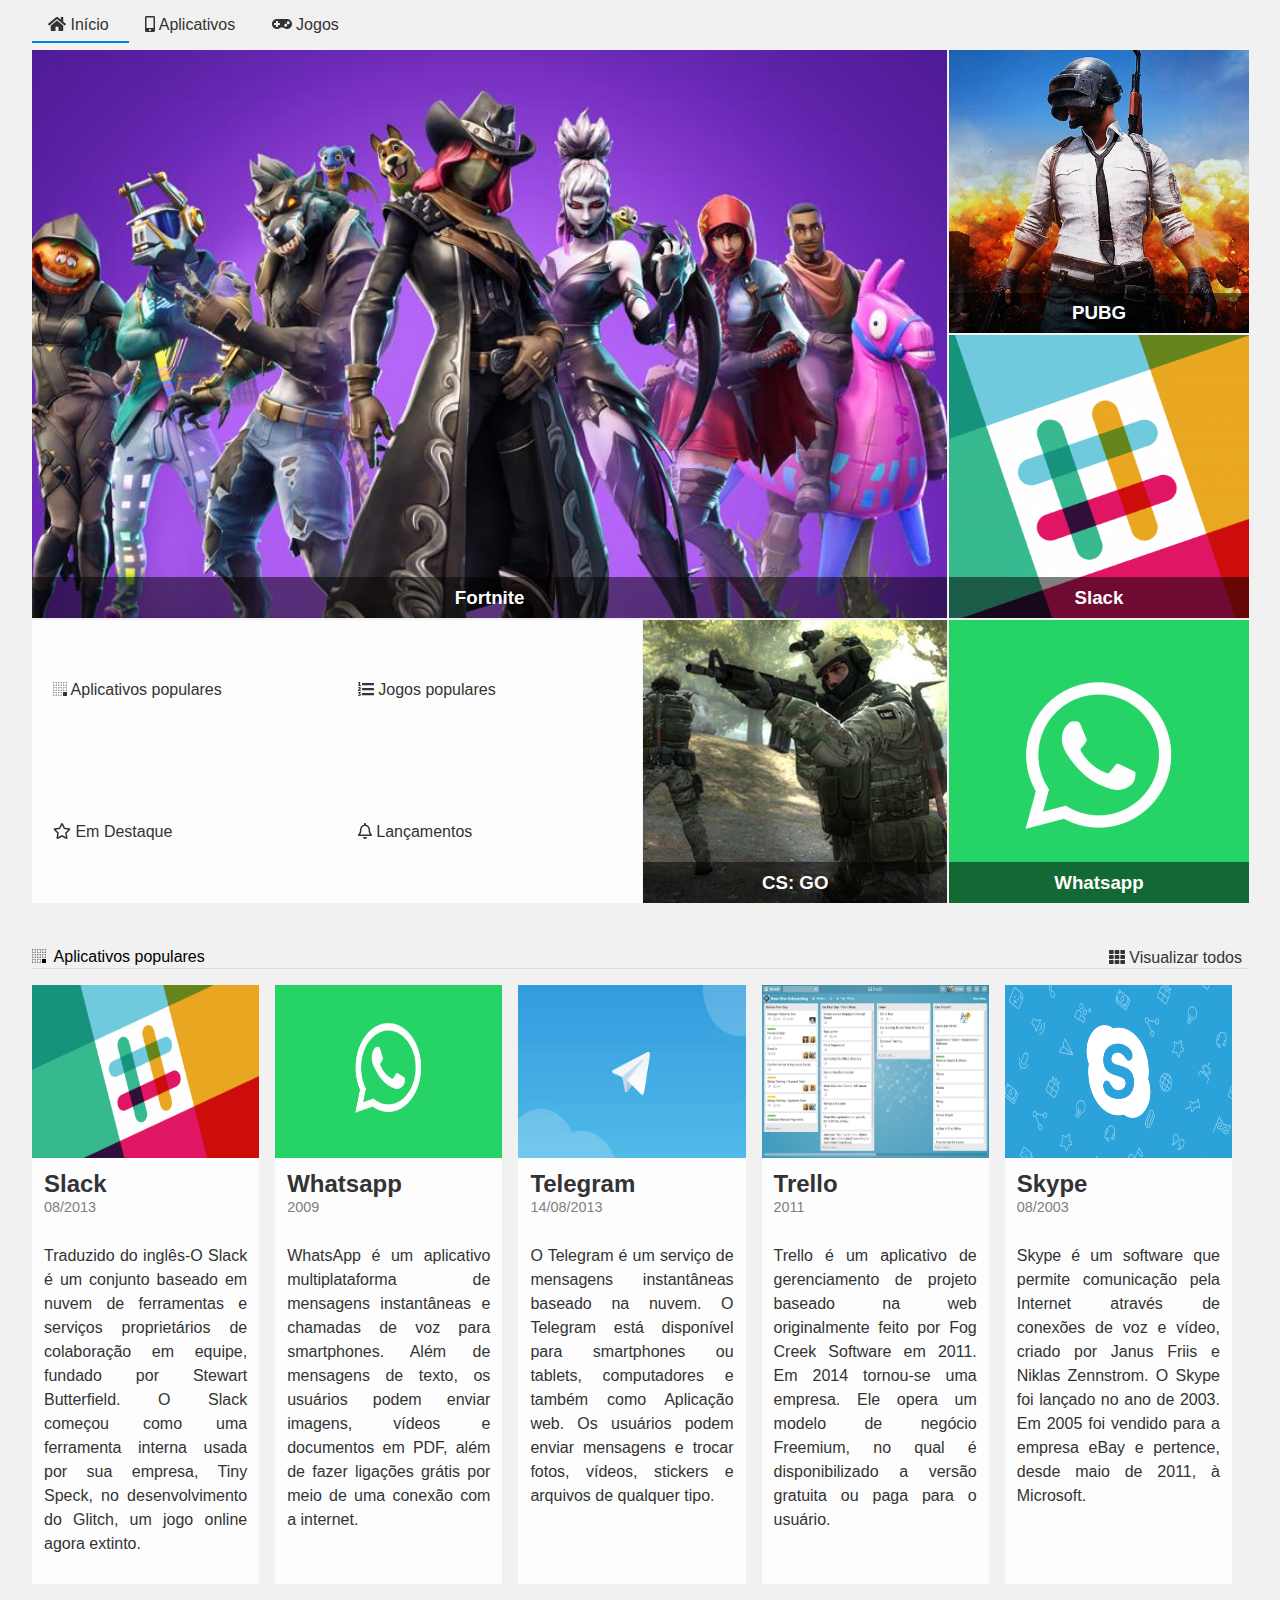
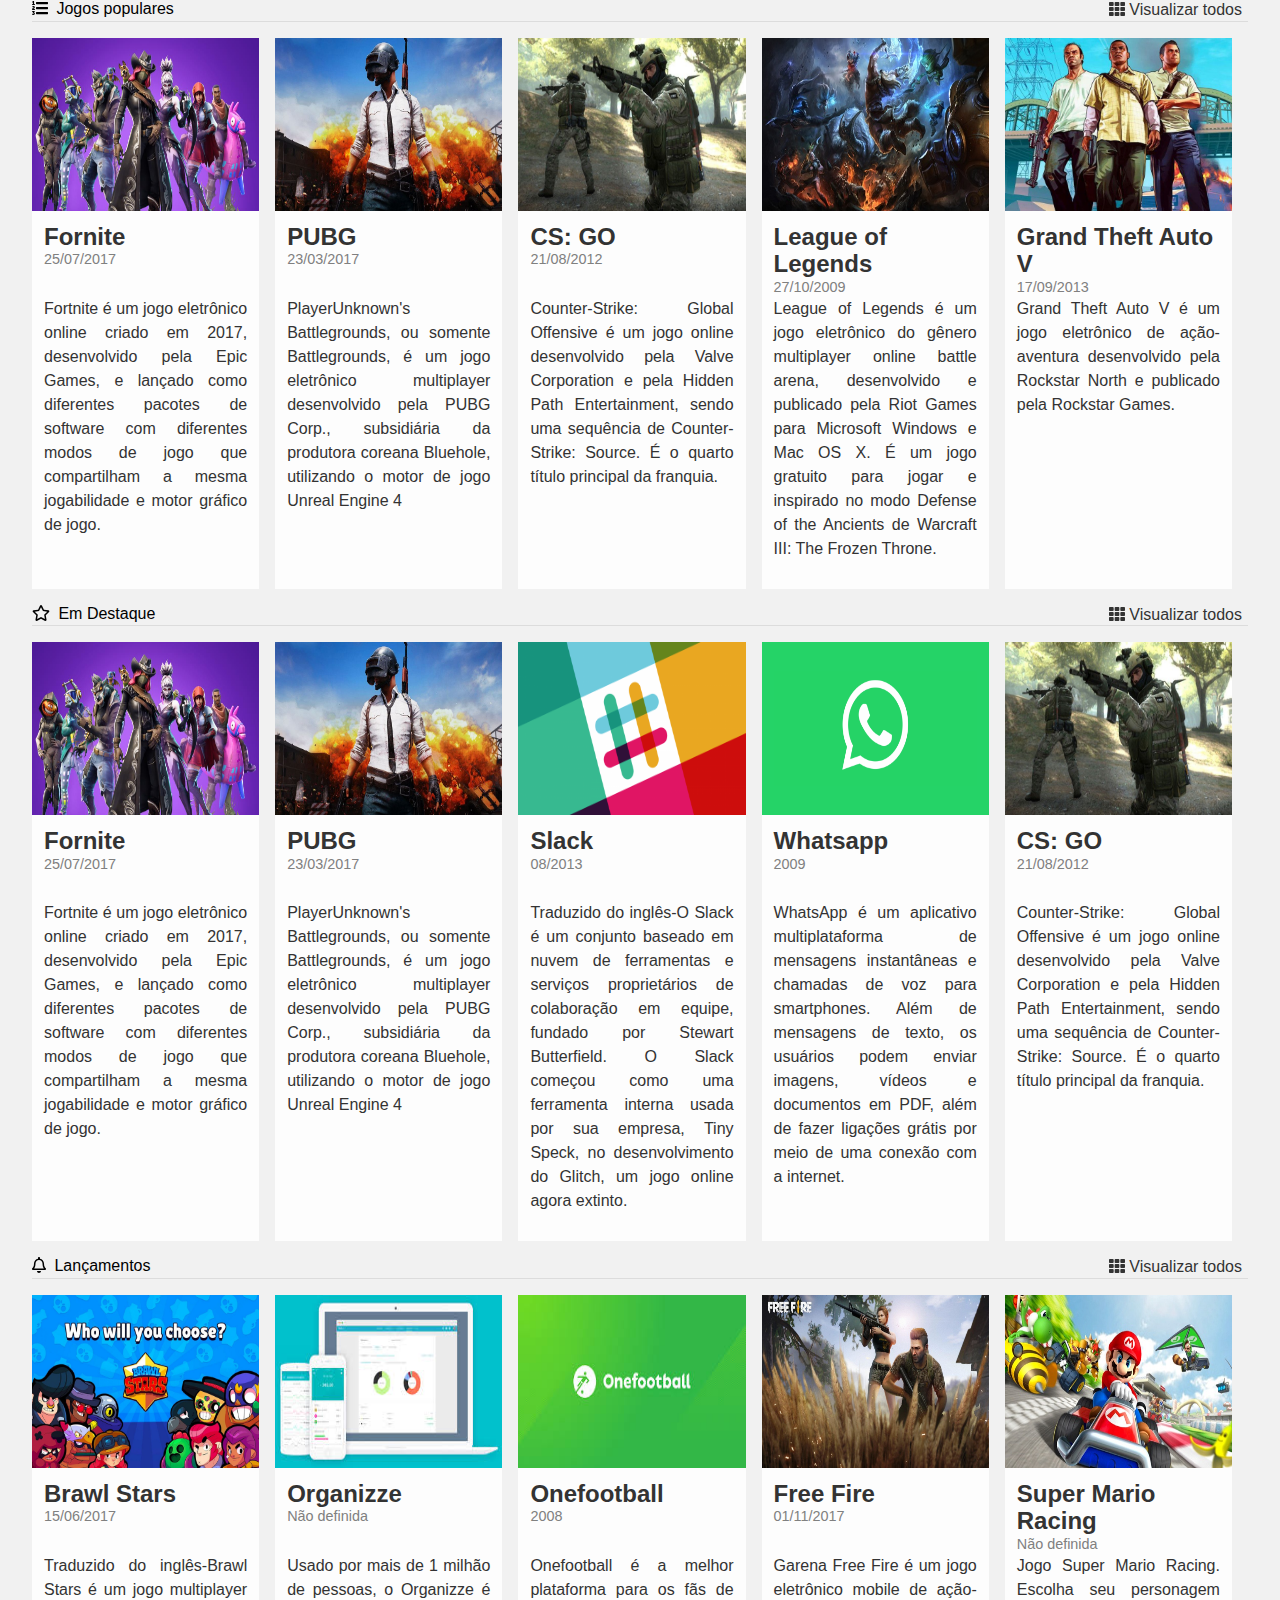
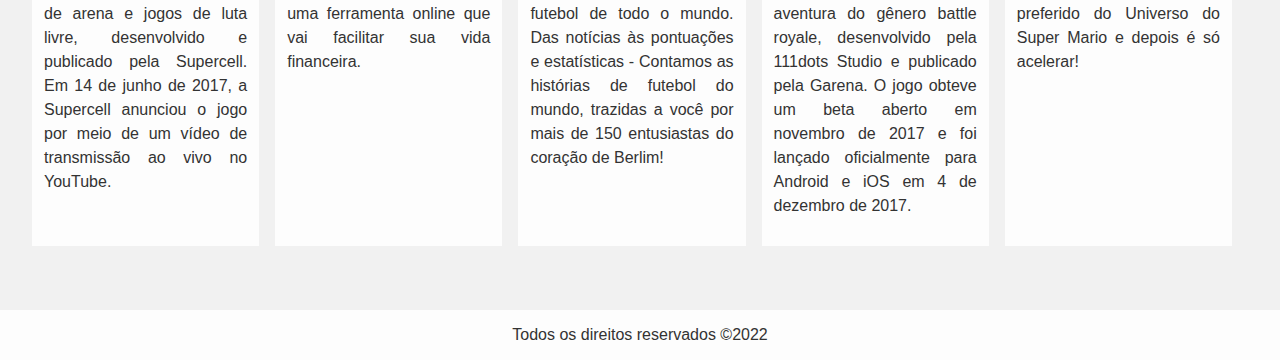
<file: alura-store/index.html>
<!DOCTYPE html>
<html lang="pt-br">

<head>
    <meta charset="UTF-8">
    <meta name="viewport" content="width=device-width, initial-scale=1.0">
    <meta http-equiv="X-UA-Compatible" content="ie=edge">
    <title>Alura Store | Baixe nossos aplicativos e jogos</title>
    <link href="./assets/css/normalize.css" rel="stylesheet">
    <link href="./assets/css/reset.css" rel="stylesheet">
    <link href="./assets/css/style.css" rel="stylesheet">
    <link rel="stylesheet" href="./assets/css/destaques.css">
    <link rel="stylesheet" href="./assets/css/populares.css">
    <link rel="stylesheet" href="./assets/css/menu.css">
    <link rel="stylesheet" href="./assets/css/responsivo.css">
</head>

<body class="app">
    <header class="cabecalho">
        <nav class="menu">
            <ul class="menu__lista">
                <li class="menu__item">
                    <a class="menu__link ativo" href="#">
                        <i class="fas fa-home"></i>
                        Início
                    </a>
                    <a class="menu__link" href="#">
                        <i class="fas fa-mobile-alt"></i>
                        Aplicativos</a>
                    <a class="menu__link" href="#">
                        <i class="fas fa-gamepad"></i>
                        Jogos
                    </a>
                </li>
            </ul>
        </nav>
    </header>
    <main class="conteudo">
        <section class="destaques">
            <div class="destaques__principal caixa">
                <h3 class="destaques__titulo">Fortnite</h3>
            </div>
            <div class="destaques__secundario caixa">
                <h3 class="destaques__titulo">PUBG</h3>
            </div>
            <div class="destaques__secundario caixa">
                <h3 class="destaques__titulo">Slack</h3>
            </div>
            <div class="destaques__secundario caixa">
                <h3 class="destaques__titulo">Whatsapp</h3>
            </div>
            <div class="destaques__secundario caixa">
                <h3 class="destaques__titulo">CS: GO</h3>
            </div>
            <div class="destaques__categorias">
                <ul class="destaques__categorias___lista">
                    <li class="destaques__categorias___item">
                        <a class="destaques__categorias___link" href="#">
                            <i class="destaques__categorias___icone fab fa-buromobelexperte"></i>
                            Aplicativos populares
                        </a>
                    </li>
                    <li class="destaques__categorias___item">
                        <a class="destaques__categorias___link" href="#">
                            <i class="fas fa-list-ol"></i>
                            Jogos populares
                        </a>
                    </li>
                    <li class="destaques__categorias___item">
                        <a class="destaques__categorias___link" href="#">
                            <i class="far fa-star"></i>
                            Em Destaque
                        </a>
                    </li>
                    <li class="destaques__categorias___item">
                        <a class="destaques__categorias___link" href="#">
                            <i class="far fa-bell"></i>
                            Lançamentos
                        </a>
                    </li>
                </ul>
            </div>
        </section>
        <section class="populares">
            <div class="populares__itens">
                <div class="populares__info">
                    <div class="populares__cabecalho">
                        <h4 class="populares__titulo">
                            <i class="populares__icone fab fa-buromobelexperte"></i>
                            Aplicativos populares
                        </h4>
                        <button class="populares__botao">
                            <i class="fas fa-th"></i>
                            Visualizar todos
                        </button>
                    </div>
                </div>
                <div class="populares__conteudo">
                    <div class="populares__card">
                        <img class="populares__card___imagem" src="./assets/img/slack.png">
                        <div class="populares__card___corpo">
                            <div class="populares__card___cabecalho">
                                <h5 class="populares__card___titulo">Slack</h5>
                                <time class="populares__card___data" datetime="2013-08-01">08/2013</time>
                            </div>
                            <div class="populares__card___descricao">
                                Traduzido do inglês-O Slack é um conjunto baseado em nuvem de ferramentas e serviços proprietários de colaboração em equipe, fundado por Stewart Butterfield. O Slack começou como uma ferramenta interna usada por sua empresa, Tiny Speck, no desenvolvimento do Glitch, um jogo online agora extinto.
                            </div>
                        </div>
                    </div>
                    <div class="populares__card">
                        <img class="populares__card___imagem" src="./assets/img/whatsapp.png">
                        <div class="populares__card___corpo">
                            <div class="populares__card___cabecalho">
                                <h5 class="populares__card___titulo">Whatsapp</h5>
                                <time class="populares__card___data" datetime="20090-01-01">2009</time>
                            </div>
                            <div class="populares__card___descricao">
                                WhatsApp é um aplicativo multiplataforma de mensagens instantâneas e chamadas de voz para smartphones. Além de mensagens de texto, os usuários podem enviar imagens, vídeos e documentos em PDF, além de fazer ligações grátis por meio de uma conexão com a internet.
                            </div>
                        </div>
                    </div>
                    <div class="populares__card">
                        <img class="populares__card___imagem" src="./assets/img/telegram.jpeg">
                        <div class="populares__card___corpo">
                            <div class="populares__card___cabecalho">
                                <h5 class="populares__card___titulo">Telegram</h5>
                                <time class="populares__card___data" datetime="2013-08-14">14/08/2013</time>
                            </div>
                            <div class="populares__card___descricao">
                                O Telegram é um serviço de mensagens instantâneas baseado na nuvem. O Telegram está disponível para smartphones ou tablets, computadores e também como Aplicação web. Os usuários podem enviar mensagens e trocar fotos, vídeos, stickers e arquivos de qualquer tipo.
                            </div>
                        </div>
                    </div>
                    <div class="populares__card">
                        <img class="populares__card___imagem" src="./assets/img/trello.jpg">
                        <div class="populares__card___corpo">
                            <div class="populares__card___cabecalho">
                                <h5 class="populares__card___titulo">Trello</h5>
                                <time class="populares__card___data" datetime="2011-01-01">2011</time>
                            </div>
                            <div class="populares__card___descricao">
                                Trello é um aplicativo de gerenciamento de projeto baseado na web originalmente feito por Fog Creek Software em 2011. Em 2014 tornou-se uma empresa. Ele opera um modelo de negócio Freemium, no qual é disponibilizado a versão gratuita ou paga para o usuário.
                            </div>
                        </div>
                    </div>
                    <div class="populares__card">
                        <img class="populares__card___imagem" src="./assets/img/skype.png">
                        <div class="populares__card___corpo">
                            <div class="populares__card___cabecalho">
                                <h5 class="populares__card___titulo">Skype</h5>
                                <time class="populares__card___data" datetime="2003-08-01">08/2003</time>
                            </div>
                            <div class="populares__card___descricao">
                                Skype é um software que permite comunicação pela Internet através de conexões de voz e vídeo, criado por Janus Friis e Niklas Zennstrom. O Skype foi lançado no ano de 2003. Em 2005 foi vendido para a empresa eBay e pertence, desde maio de 2011, à Microsoft.
                            </div>
                        </div>
                    </div>
                </div>
            </div>
            <div class="populares__itens">
                <div class="populares__info">
                    <div class="populares__cabecalho">
                        <h4 class="populares__titulo">
                            <i class="populares__icone fas fa-list-ol"></i>
                            Jogos populares
                        </h4>
                        <button class="populares__botao">
                            <i class="fas fa-th"></i>
                            Visualizar todos
                        </button>
                    </div>
                </div>
                <div class="populares__conteudo">
                    <div class="populares__card">
                        <img class="populares__card___imagem" src="./assets/img/fortnite.jpg">
                        <div class="populares__card___corpo">
                            <div class="populares__card___cabecalho">
                                <h5 class="populares__card___titulo">Fornite</h5>
                                <time class="populares__card___data" datetime="2017-07-25">25/07/2017</time>
                            </div>
                            <div class="populares__card___descricao">
                                Fortnite é um jogo eletrônico online criado em 2017, desenvolvido pela Epic Games, e lançado como diferentes pacotes de software com diferentes modos de jogo que compartilham a mesma jogabilidade e motor gráfico de jogo.
                            </div>
                        </div>
                    </div>
                    <div class="populares__card">
                        <img class="populares__card___imagem" src="./assets/img/pubg.jpg">
                        <div class="populares__card___corpo">
                            <div class="populares__card___cabecalho">
                                <h5 class="populares__card___titulo">PUBG</h5>
                                <time class="populares__card___data" datetime="2017-03-23">23/03/2017</time>
                            </div>
                            <div class="populares__card___descricao">
                                PlayerUnknown's Battlegrounds, ou somente Battlegrounds, é um jogo eletrônico multiplayer desenvolvido pela PUBG Corp., subsidiária da produtora coreana Bluehole, utilizando o motor de jogo Unreal Engine 4
                            </div>
                        </div>
                    </div>
                    <div class="populares__card">
                        <img class="populares__card___imagem" src="./assets/img/cs-go.jpg">
                        <div class="populares__card___corpo">
                            <div class="populares__card___cabecalho">
                                <h5 class="populares__card___titulo">CS: GO</h5>
                                <time class="populares__card___data" datetime="2012-08-21">21/08/2012</time>
                            </div>
                            <div class="populares__card___descricao">
                                Counter-Strike: Global Offensive é um jogo online desenvolvido pela Valve Corporation e pela Hidden Path Entertainment, sendo uma sequência de Counter-Strike: Source. É o quarto título principal da franquia.
                            </div>
                        </div>
                    </div>
                    <div class="populares__card">
                        <img class="populares__card___imagem" src="./assets/img/lol.jpg">
                        <div class="populares__card___corpo">
                            <div class="populares__card___cabecalho">
                                <h5 class="populares__card___titulo">League of Legends</h5>
                                <time class="populares__card___data" datetime="2009-10-27">27/10/2009</time>
                            </div>
                            <div class="populares__card___descricao">
                                League of Legends é um jogo eletrônico do gênero multiplayer online battle arena, desenvolvido e publicado pela Riot Games para Microsoft Windows e Mac OS X. É um jogo gratuito para jogar e inspirado no modo Defense of the Ancients de Warcraft III: The Frozen Throne.
                            </div>
                        </div>
                    </div>
                    <div class="populares__card">
                        <img class="populares__card___imagem" src="./assets/img/gta-v.jpg">
                        <div class="populares__card___corpo">
                            <div class="populares__card___cabecalho">
                                <h5 class="populares__card___titulo">Grand Theft Auto V</h5>
                                <time class="populares__card___data" datetime="2013-09-17">17/09/2013</time>
                            </div>
                            <div class="populares__card___descricao">
                                Grand Theft Auto V é um jogo eletrônico de ação-aventura desenvolvido pela Rockstar North e publicado pela Rockstar Games.
                            </div>
                        </div>
                    </div>
                </div>
            </div>
            <div class="populares__itens">
                <div class="populares__info">
                    <div class="populares__cabecalho">
                        <h4 class="populares__titulo">
                            <i class="populares__icone far fa-star"></i>
                            Em Destaque
                        </h4>
                        <button class="populares__botao">
                            <i class="fas fa-th"></i>
                            Visualizar todos
                        </button>
                    </div>
                </div>
                <div class="populares__conteudo">
                    <div class="populares__card">
                        <img class="populares__card___imagem" src="./assets/img/fortnite.jpg">
                        <div class="populares__card___corpo">
                            <div class="populares__card___cabecalho">
                                <h5 class="populares__card___titulo">Fornite</h5>
                                <time class="populares__card___data" datetime="2017-07-25">25/07/2017</time>
                            </div>
                            <div class="populares__card___descricao">
                                Fortnite é um jogo eletrônico online criado em 2017, desenvolvido pela Epic Games, e lançado como diferentes pacotes de software com diferentes modos de jogo que compartilham a mesma jogabilidade e motor gráfico de jogo.
                            </div>
                        </div>
                    </div>
                    <div class="populares__card">
                        <img class="populares__card___imagem" src="./assets/img/pubg.jpg">
                        <div class="populares__card___corpo">
                            <div class="populares__card___cabecalho">
                                <h5 class="populares__card___titulo">PUBG</h5>
                                <time class="populares__card___data" datetime="2017-03-23">23/03/2017</time>
                            </div>
                            <div class="populares__card___descricao">
                                PlayerUnknown's Battlegrounds, ou somente Battlegrounds, é um jogo eletrônico multiplayer desenvolvido pela PUBG Corp., subsidiária da produtora coreana Bluehole, utilizando o motor de jogo Unreal Engine 4
                            </div>
                        </div>
                    </div>
                    <div class="populares__card">
                        <img class="populares__card___imagem" src="./assets/img/slack.png">
                        <div class="populares__card___corpo">
                            <div class="populares__card___cabecalho">
                                <h5 class="populares__card___titulo">Slack</h5>
                                <time class="populares__card___data" datetime="2013-08-01">08/2013</time>
                            </div>
                            <div class="populares__card___descricao">
                                Traduzido do inglês-O Slack é um conjunto baseado em nuvem de ferramentas e serviços proprietários de colaboração em equipe, fundado por Stewart Butterfield. O Slack começou como uma ferramenta interna usada por sua empresa, Tiny Speck, no desenvolvimento do Glitch, um jogo online agora extinto.
                            </div>
                        </div>
                    </div>
                    <div class="populares__card">
                        <img class="populares__card___imagem" src="./assets/img/whatsapp.png">
                        <div class="populares__card___corpo">
                            <div class="populares__card___cabecalho">
                                <h5 class="populares__card___titulo">Whatsapp</h5>
                                <time class="populares__card___data" datetime="20090-01-01">2009</time>
                            </div>
                            <div class="populares__card___descricao">
                                WhatsApp é um aplicativo multiplataforma de mensagens instantâneas e chamadas de voz para smartphones. Além de mensagens de texto, os usuários podem enviar imagens, vídeos e documentos em PDF, além de fazer ligações grátis por meio de uma conexão com a internet.
                            </div>
                        </div>
                    </div>
                    <div class="populares__card">
                        <img class="populares__card___imagem" src="./assets/img/cs-go.jpg"> 
                        <div class="populares__card___corpo">
                            <div class="populares__card___cabecalho">
                                <h5 class="populares__card___titulo">CS: GO</h5>
                                <time class="populares__card___data" datetime="2012-08-21">21/08/2012</time>
                            </div>
                            <div class="populares__card___descricao">
                                Counter-Strike: Global Offensive é um jogo online desenvolvido pela Valve Corporation e pela Hidden Path Entertainment, sendo uma sequência de Counter-Strike: Source. É o quarto título principal da franquia.
                            </div>
                        </div>
                    </div>
                </div>
            </div>
            <div class="populares__itens">
                <div class="populares__info">
                    <div class="populares__cabecalho">
                        <h4 class="populares__titulo">
                            <i class="populares__icone far fa-bell"></i>
                            Lançamentos
                        </h4>
                        <button class="populares__botao">
                            <i class="fas fa-th"></i>
                            Visualizar todos
                        </button>
                    </div>
                </div>
                <div class="populares__conteudo">
                    <div class="populares__card">
                        <img class="populares__card___imagem" src="./assets/img/brawl-stars.jpg"> 
                        <div class="populares__card___corpo">
                            <div class="populares__card___cabecalho">
                                <h5 class="populares__card___titulo">Brawl Stars</h5>
                                <time class="populares__card___data" datetime="2017-06-15">15/06/2017</time>
                            </div>
                            <div class="populares__card___descricao">
                                Traduzido do inglês-Brawl Stars é um jogo multiplayer de arena e jogos de luta livre, desenvolvido e publicado pela Supercell. Em 14 de junho de 2017, a Supercell anunciou o jogo por meio de um vídeo de transmissão ao vivo no YouTube.
                            </div>
                        </div>
                    </div>
                    <div class="populares__card">
                        <img class="populares__card___imagem" src="./assets/img/organizze.jpeg"> 
                        <div class="populares__card___corpo">
                            <div class="populares__card___cabecalho">
                                <h5 class="populares__card___titulo">Organizze</h5>
                                <time class="populares__card___data" datetime="">Não definida</time>
                            </div>
                            <div class="populares__card___descricao">
                                Usado por mais de 1 milhão de pessoas, o Organizze é uma ferramenta online que vai facilitar sua vida financeira.  
                            </div>
                        </div>
                    </div>
                    <div class="populares__card">
                        <img class="populares__card___imagem" src="./assets/img/onefotball.jpeg"> 
                        <div class="populares__card___corpo">
                            <div class="populares__card___cabecalho">
                                <h5 class="populares__card___titulo">Onefootball</h5>
                                <time class="populares__card___data" datetime="2008-01-01">2008</time>
                            </div>
                            <div class="populares__card___descricao">
                                Onefootball é a melhor plataforma para os fãs de futebol de todo o mundo. Das notícias às pontuações e estatísticas - Contamos as histórias de futebol do mundo, trazidas a você por mais de 150 entusiastas do coração de Berlim!
                            </div>
                        </div>
                    </div>
                    <div class="populares__card">
                        <img class="populares__card___imagem" src="./assets/img/free-fire.jpg"> 
                        <div class="populares__card___corpo">
                            <div class="populares__card___cabecalho">
                                <h5 class="populares__card___titulo">Free Fire</h5>
                                <time class="populares__card___data" datetime="2017-11-01">01/11/2017</time>
                            </div>
                            <div class="populares__card___descricao">
                                Garena Free Fire é um jogo eletrônico mobile de ação-aventura do gênero battle royale, desenvolvido pela 111dots Studio e publicado pela Garena. O jogo obteve um beta aberto em novembro de 2017 e foi lançado oficialmente para Android e iOS em 4 de dezembro de 2017.
                            </div>
                        </div>
                    </div>
                    <div class="populares__card">
                        <img class="populares__card___imagem" src="./assets/img/mario-kart.jpg"> 
                        <div class="populares__card___corpo">
                            <div class="populares__card___cabecalho">
                                <h5 class="populares__card___titulo">Super Mario Racing</h5>
                                <time class="populares__card___data" datetime="">Não definida</time>
                            </div>
                            <div class="populares__card___descricao">
                                Jogo Super Mario Racing. Escolha seu personagem preferido do Universo do Super Mario e depois é só acelerar!
                            </div>
                        </div>
                    </div>
                </div>
            </div>
        </section>
    </main>
    <footer class="rodape">Todos os direitos reservados &copy;2022</footer>
    <script src="./assets/js/fontawesome.all.min.js"></script>
</body>

</html>
</file>
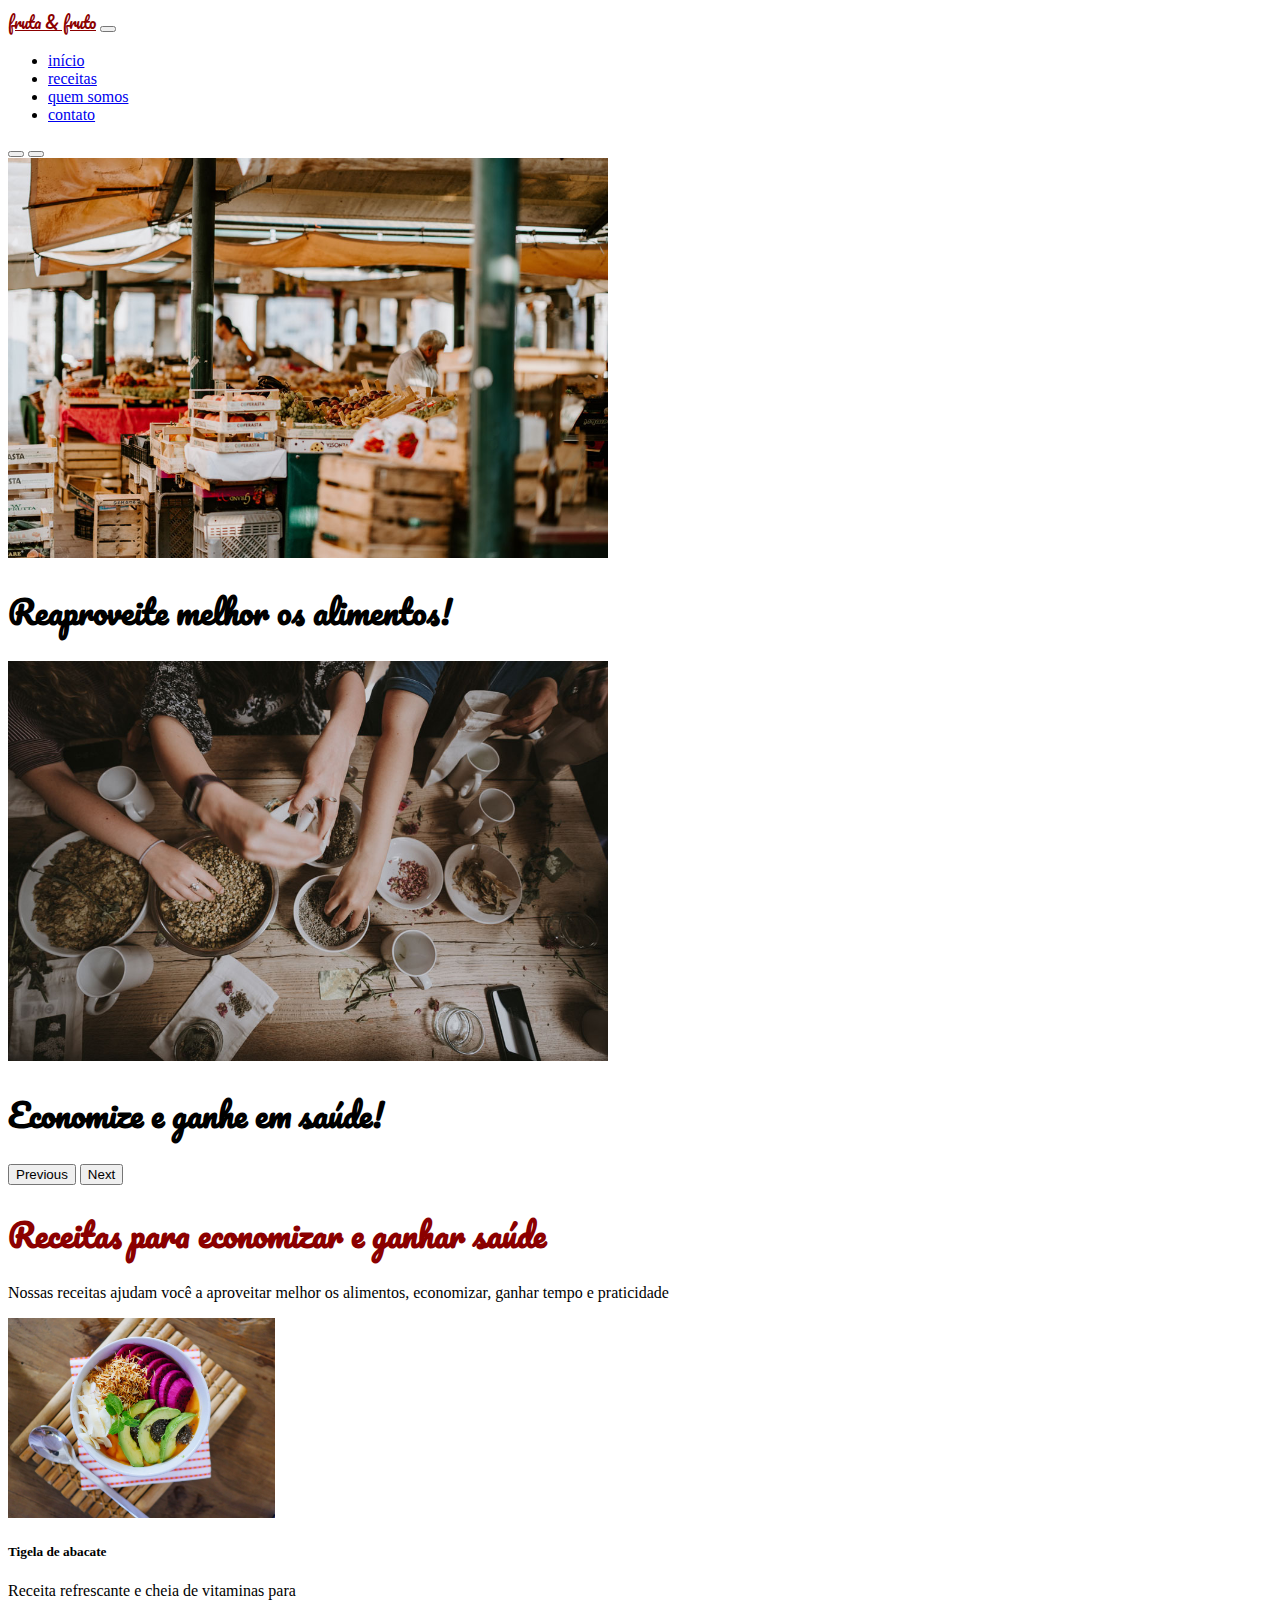
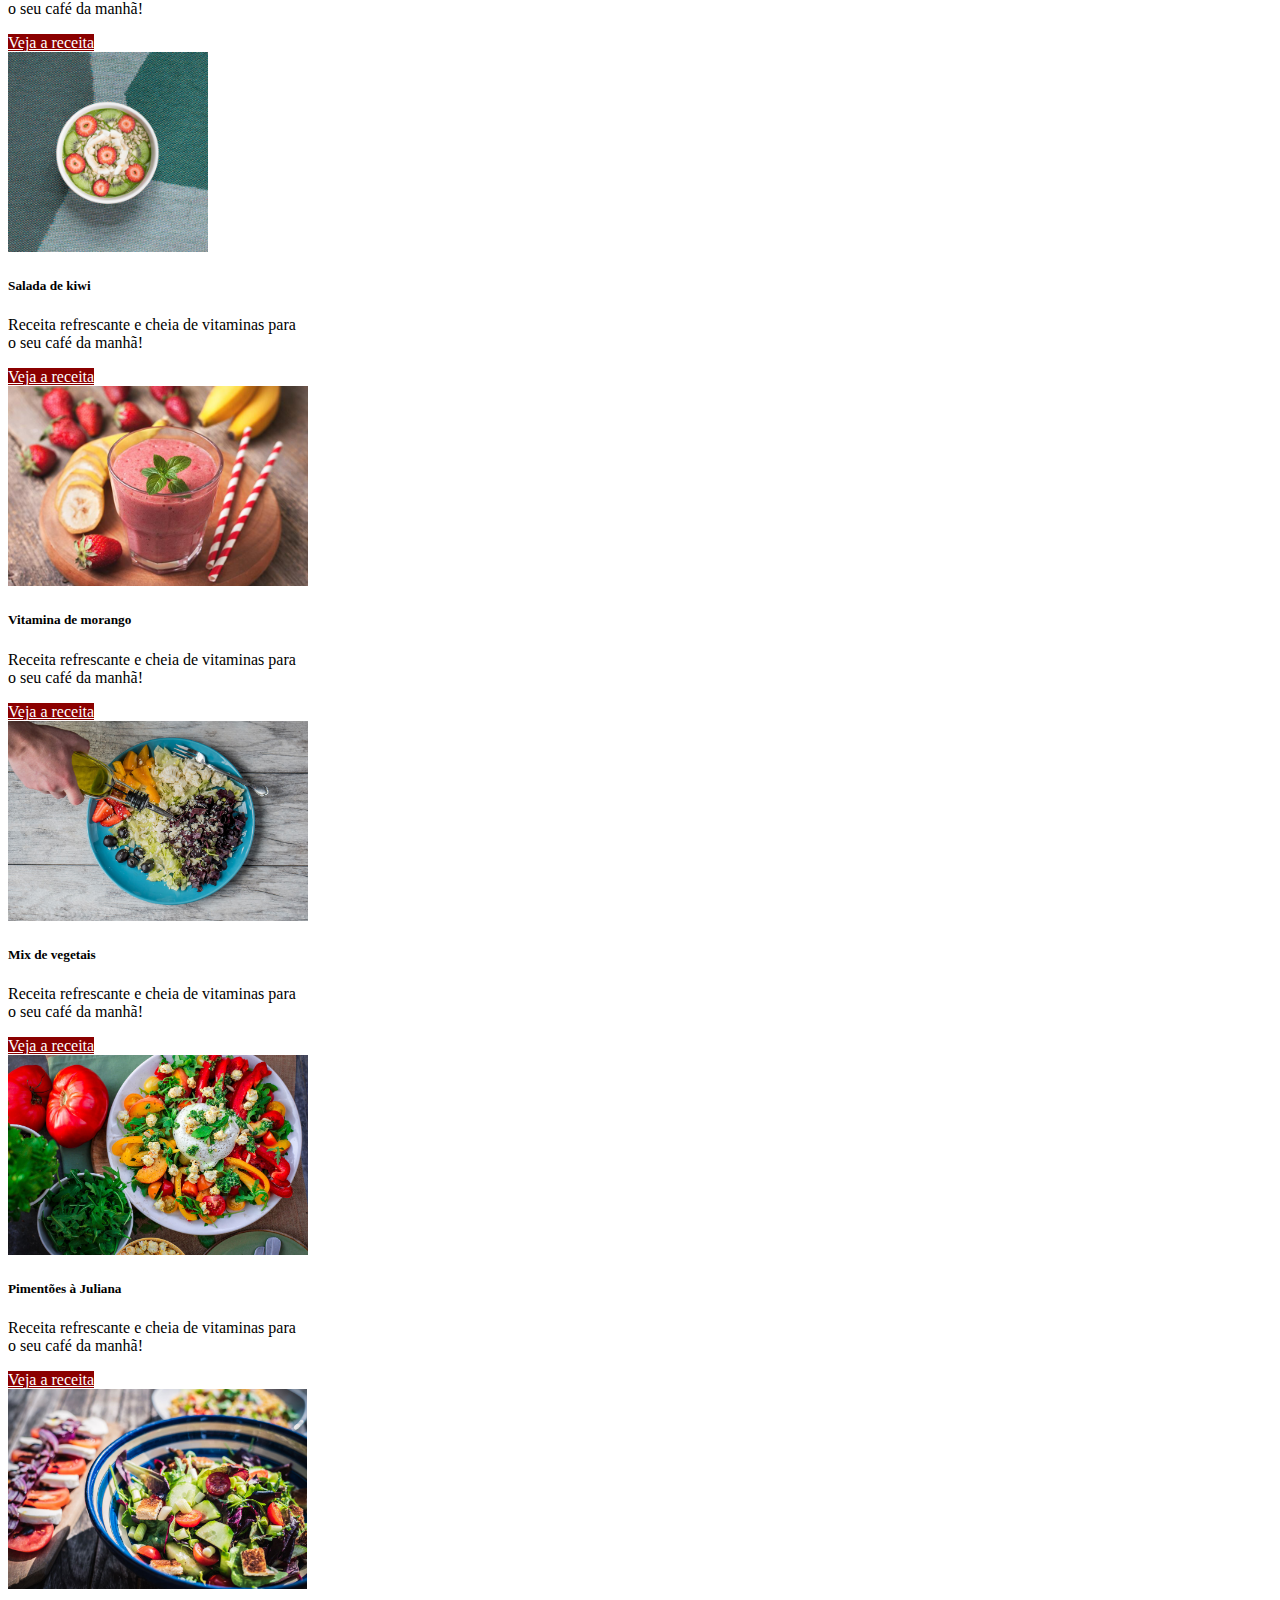
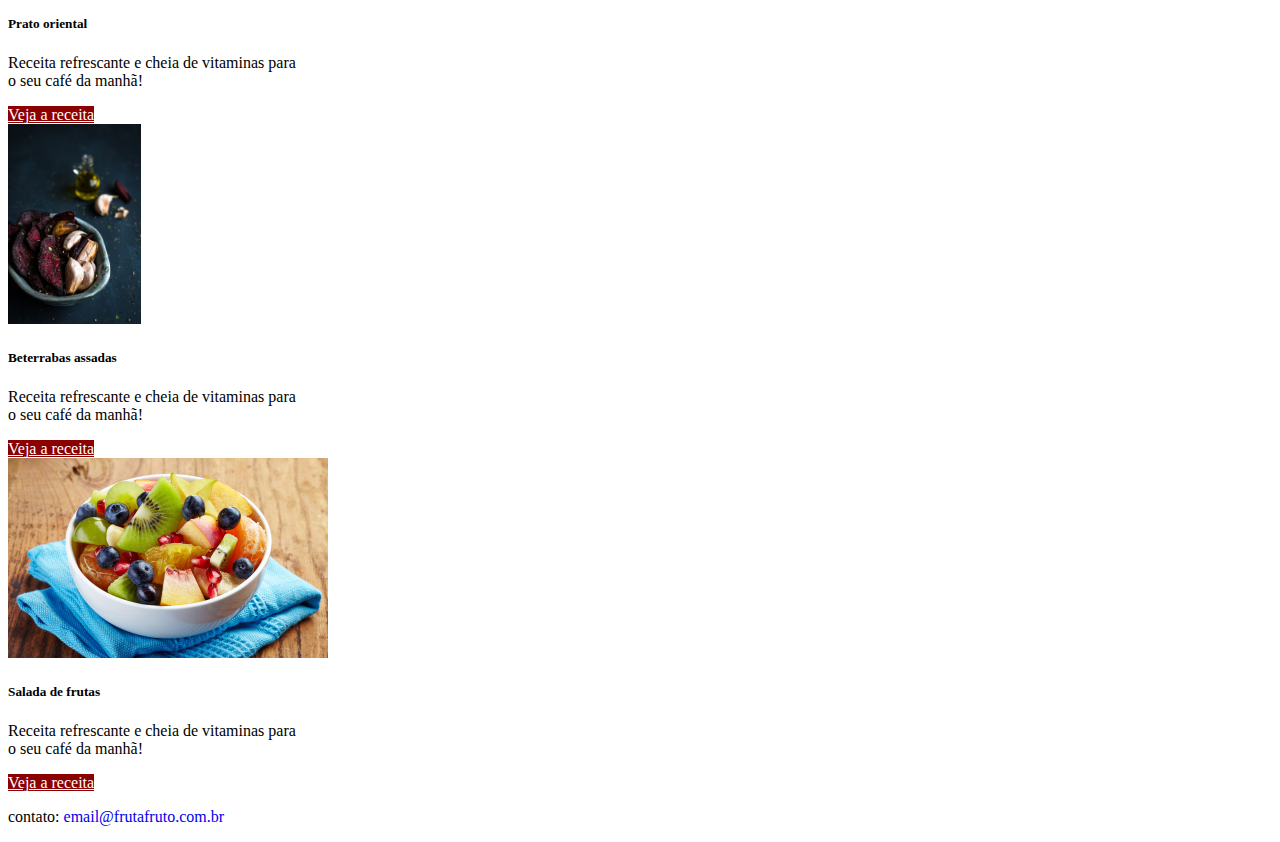
<file: fruta-e-fruto/index.html>
<!DOCTYPE html>
<html>

<head>
  <meta charset="utf-8">
  <meta name="viewport" content="width=device-width, initial-scale=1">
  <title>fruta & fruto</title>
  <link href="https://fonts.googleapis.com/css2?family=Pacifico&display=swap" rel="stylesheet">
  <link href="https://cdn.jsdelivr.net/npm/bootstrap@5.2.3/dist/css/bootstrap.min.css" rel="stylesheet"
    integrity="sha384-rbsA2VBKQhggwzxH7pPCaAqO46MgnOM80zW1RWuH61DGLwZJEdK2Kadq2F9CUG65" crossorigin="anonymous">
  <link rel="stylesheet" type="text/css" href="src/style.css">
</head>

<body>

  <header>
    <nav class="navbar navbar-expand-lg navbar-light bg-light fixed-top">
      <div class="container-fluid">
        <a class="navbar-brand fonte-titulo cor-especial" href="#">fruta & fruto</a>
        <button class="navbar-toggler" type="button" data-bs-toggle="collapse" data-bs-target="#navbarNav"
          aria-controls="navbarNav" aria-expanded="false" aria-label="Toggle navigation">
          <span class="navbar-toggler-icon"></span>
        </button>
        <div class="collapse navbar-collapse justify-content-end" id="navbarNav">
          <ul class="navbar-nav">
            <li class="nav-item">
              <a class="nav-link active" aria-current="page" href="#">início</a>
            </li>
            <li class="nav-item">
              <a class="nav-link" href="#">receitas</a>
            </li>
            <li class="nav-item">
              <a class="nav-link" href="#">quem somos</a>
            </li>
            <li class="nav-item">
              <a class="nav-link" data-bs-toggle="modal" data-bs-target="#modal-contato" href="#">contato</a>
            </li>
          </ul>
        </div>
      </div>
    </nav>
  </header>


  <main>
    <section class="carrossel">
      <div id="carouselExampleCaptions" class="carousel slide" data-bs-interval="3000" data-bs-ride="carousel">
        <div class="carousel-indicators">
          <button type="button" data-bs-target="#carouselExampleCaptions" data-bs-slide-to="0" class="active"
            aria-current="true" aria-label="Slide 1"></button>
          <button type="button" data-bs-target="#carouselExampleCaptions" data-bs-slide-to="1"
            aria-label="Slide 2"></button>
        </div>
        <div class="carousel-inner">
          <div class="carousel-item active">
            <img src="./src/img/carrossel-img1.jpg" class="d-block w-100 imagem-carrossel-um" alt="...">
            <div class="carousel-caption d-none d-md-block h-50">
              <h1 class="fonte-titulo display-4">Reaproveite melhor os alimentos!</h1>
            </div>
          </div>
          <div class="carousel-item">
            <img src="./src/img/carrossel-img2.jpg" class="d-block w-100 imagem-carrossel-dois" alt="...">
            <div class="carousel-caption d-none d-md-block h-50">
              <h1 class="fonte-titulo display-4">Economize e ganhe em saúde!</h1>
            </div>
          </div>
        </div>
        <button class="carousel-control-prev" type="button" data-bs-target="#carouselExampleCaptions"
          data-bs-slide="prev">
          <span class="carousel-control-prev-icon" aria-hidden="true"></span>
          <span class="visually-hidden">Previous</span>
        </button>
        <button class="carousel-control-next" type="button" data-bs-target="#carouselExampleCaptions"
          data-bs-slide="next">
          <span class="carousel-control-next-icon" aria-hidden="true"></span>
          <span class="visually-hidden">Next</span>
        </button>
      </div>
    </section>

    <section id="titulo">
      <h1 class="text-center fonte-titulo cor-especial pt-5">Receitas para economizar e ganhar saúde</h1>
      <p class="text-center text-secondary pb-5">Nossas receitas ajudam você a aproveitar melhor os alimentos,
        economizar,
        ganhar tempo e praticidade</p>
    </section>

    <section class="container-fluid bg-light" id="receitas">
      <div class="row justify-content-center">

        <article class="card borda-cor-especial card-largura p-0 m-4 col-12 col-md-4">
          <img src="src/img/receita-abacate.jpg" class="card-img-top card-posicao-imagem"
            alt="igela com salada de abacate, vista superior">
          <div class="card-body">
            <h5 class="card-title">Tigela de abacate</h5>
            <p class="card-text">Receita refrescante e cheia de vitaminas para o seu café da manhã!</p>
            <a href="#" class="btn botao-cor-especial">Veja a receita</a>
          </div>
        </article>

        <article class="card borda-cor-especial card-largura p-0 m-4 col-12 col-md-4">
          <img src="src/img/receita-kiwi.jpg" class="card-img-top card-posicao-imagem"
            alt="tigela de mingau com kiwi, vista superior">
          <div class="card-body">
            <h5 class="card-title">Salada de kiwi</h5>
            <p class="card-text">Receita refrescante e cheia de vitaminas para o seu café da manhã!</p>
            <a href="#" class="btn botao-cor-especial">Veja a receita</a>
          </div>
        </article>

        <article class="card borda-cor-especial card-largura p-0 m-4 col-12 col-md-4">
          <img src="src/img/receita-vitamina.jpg" class="card-img-top card-posicao-imagem"
            alt="vitamina de morango, vista superior">
          <div class="card-body">
            <h5 class="card-title">Vitamina de morango</h5>
            <p class="card-text">Receita refrescante e cheia de vitaminas para o seu café da manhã!</p>
            <a href="#" class="btn botao-cor-especial">Veja a receita</a>
          </div>
        </article>

        <article class="card borda-cor-especial card-largura p-0 m-4 col-12 col-md-4">
          <img src="src/img/receita-mix.jpg" class="card-img-top card-posicao-imagem"
            alt="prato com mix de vegetais e mão de pessoa adicionando azeite, vista superior">
          <div class="card-body">
            <h5 class="card-title">Mix de vegetais</h5>
            <p class="card-text">Receita refrescante e cheia de vitaminas para o seu café da manhã!</p>
            <a href="#" class="btn botao-cor-especial">Veja a receita</a>
          </div>
        </article>

        <article class="card borda-cor-especial card-largura p-0 m-4 col-12 col-md-4">
          <img src="src/img/receita-pimentoes.jpg" class="card-img-top card-posicao-imagem"
            alt="prato de salada de pimentões com alguns ingredientes ao lado, vista superior">
          <div class="card-body">
            <h5 class="card-title">Pimentões à Juliana</h5>
            <p class="card-text">Receita refrescante e cheia de vitaminas para o seu café da manhã!</p>
            <a href="#" class="btn botao-cor-especial">Veja a receita</a>
          </div>
        </article>

        <article class="card borda-cor-especial card-largura p-0 m-4 col-12 col-md-4">
          <img src="src/img/receita-oriental.jpg" class="card-img-top card-posicao-imagem"
            alt="tigela com salada de vegetais estilo oriental, vista de cima">
          <div class="card-body">
            <h5 class="card-title">Prato oriental</h5>
            <p class="card-text">Receita refrescante e cheia de vitaminas para o seu café da manhã!</p>
            <a href="#" class="btn botao-cor-especial">Veja a receita</a>
          </div>
        </article>

        <article class="card borda-cor-especial card-largura p-0 m-4 col-12 col-md-4">
          <img src="src/img/receita-beterrabas.jpg" class="card-img-top card-posicao-imagem"
            alt="tigela com beterrabas e dentes de alho assados em primeiro plano, com ingredientes ao fundo">
          <div class="card-body">
            <h5 class="card-title">Beterrabas assadas</h5>
            <p class="card-text">Receita refrescante e cheia de vitaminas para o seu café da manhã!</p>
            <a href="#" class="btn botao-cor-especial">Veja a receita</a>
          </div>
        </article>

        <article class="card borda-cor-especial card-largura p-0 m-4 col-12 col-md-4">
          <img src="src/img/receita-salada.jpg" class="card-img-top card-posicao-imagem"
            alt="tigela com salada de frutas, com ingredientes ao fundo">
          <div class="card-body">
            <h5 class="card-title">Salada de frutas</h5>
            <p class="card-text">Receita refrescante e cheia de vitaminas para o seu café da manhã!</p>
            <a href="#" class="btn botao-cor-especial">Veja a receita</a>
          </div>
        </article>
      </div>
    </section>
  </main>

  <footer class="bg-secondary p-3">
    <p class="text-light m-0 text-center">contato: <a class="text-light link-footer"
        href="mailto:email@frutafruto.com.br">email@frutafruto.com.br</a></p>
  </footer>

  <!-- Modal -->
  <div class="modal fade" id="modal-contato" tabindex="-1" aria-labelledby="exampleModalLabel" aria-hidden="true">
    <div class="modal-dialog">
      <dialog class="modal-content">
        <header class="modal-header">
          <h5 class="modal-title" id="exampleModalLabel">Entre em contato</h5>
          <button type="button" class="btn-close" data-bs-dismiss="modal" aria-label="Close"></button>
        </header>

        <body class="modal-body">
          <form>
            <div class="form-group mb-2">
              <label for="formGroupExampleInput">Nome completo:</label>
              <input type="text" class="form-control mt-1" id="formGroupExampleInput" placeholder="Insira seu nome">
            </div>

            <div class="form-group mb-2">
              <label for="exampleFormControlInput1">Endereço de e-mail:</label>
              <input type="email" class="form-control mt-1" id="exampleFormControlInput1"
                placeholder="nome@exemplo.com">
            </div>

            <div class="form-group mb-2">
              <label for="exampleFormControlTextarea1">Deixe seu comentário:</label>
              <textarea class="form-control mt-1" id="exampleFormControlTextarea1"
                placeholder="Insira aqui seu comentário" rows="3"></textarea>
            </div>
          </form>
        </body>
        <footer class="modal-footer">
          <button type="button" class="btn btn-secondary" data-bs-dismiss="modal">Fechar</button>
          <button type="button" class="btn botao-cor-especial">Enviar</button>
        </footer>
      </dialog>
    </div>
  </div>

  <script src="https://cdn.jsdelivr.net/npm/bootstrap@5.2.3/dist/js/bootstrap.bundle.min.js"
    integrity="sha384-kenU1KFdBIe4zVF0s0G1M5b4hcpxyD9F7jL+jjXkk+Q2h455rYXK/7HAuoJl+0I4"
    crossorigin="anonymous"></script>
  <script src=""></script>

</body>

</html>
</file>
<file: alura-store/assets/css/style.css>
.app {
    background: #f1f1f1;
    display: grid;
    grid-template-areas: 
        "cabecalho"
        "conteudo"
        "rodape";
    grid-template-columns: auto;
    grid-template-rows: 50px auto auto;
    font-family: Arial, Helvetica, sans-serif;
}

.cabecalho {
    grid-area: cabecalho;
    display: flex;
    align-items: center;
    padding: 0 2rem;
}

.conteudo {
    grid-area: conteudo;
    padding: 0 2rem;
}

.rodape {
    background: #fdfdfd;
    color: #333;
    padding: 1rem;
    text-align: center;
    grid-area: rodape;
}
</file>
<file: alura-store/assets/css/destaques.css>
.caixa {
    align-items: flex-end;
    background: #dcdcdc;
    display: flex;
    justify-content: center;
}

.destaques {
    display: grid;
    grid-gap: .1rem;
    grid-template-columns: 25% 25% 25% 24.7%;
    grid-template-rows: 33.33% 33.33% 33.33%;
    height: calc(100vh - 50px);
} 

.destaques__titulo {
    background: rgba(0, 0, 0, .5);
    color: #fdfdfd;
    padding: .6rem;
    text-align: center;
    width: 100%;
}

.destaques__principal {
    background: url(../img/fortnite.jpg) center / cover no-repeat; 
    grid-row: 1 / 3;
}

.destaques__secundario:nth-child(2) {
    background: url(../img/pubg.jpg) center / cover no-repeat;
}

.destaques__secundario:nth-child(3) {
    background: url(../img/slack.png) center / cover no-repeat;
}

.destaques__secundario:nth-child(4) {
    background: url(../img/whatsapp.png) center / cover no-repeat;
}

.destaques__secundario:nth-child(5) {
    background: url(../img/cs-go.jpg) center / cover no-repeat;
}

.destaques__categorias {
    grid-row: 3 / 3;
}

.destaques__categorias___lista{
    display: flex;
    flex-wrap: wrap;
    height: 100%;
    justify-content: space-between;
}

.destaques__categorias___item {
    align-items: center;
    background: #fdfdfd;
    border-left: 5px solid transparent;
    color: #333333;
    display: flex;
    padding: 1rem;
    width: 50%;
}

.destaques__categorias___link {
    color: inherit;
}
</file>
<file: alura-store/assets/css/populares.css>
.populares {
    padding: 3rem 0;
}

.populares__conteudo {
    display: flex;
    flex-wrap: wrap;
    grid-area: conteudo;
    padding: 1rem 0;
}

.populares__card {
    background: #fdfdfd;
    display: grid;
    grid-template-areas:
        "card-imagem"
        "card-corpo";
    grid-template-columns: 100%;
}

.populares__card:last-child{
    margin-right: 0;
}

.populares__card___imagem {
    grid-area: card-imagem;
    height: 100%;
    width: 100%;
}

.populares__card___corpo {
    display: grid;
    grid-area: card-corpo;
    grid-row-gap: .5rem;
    grid-template-areas: 
        "card-cabecalho"
        "card-conteudo";
    grid-template-rows: 50px auto;
    padding: .75rem;
}

.populares__card___titulo {
    color: #333333;
    font-size: 1.5rem;
}

.populares__card___data {
    color: #808080;
    font-size: .9rem;
}

.populares__card___descricao {
    color: #333333;
    line-height: 1.5;
    margin: 1rem 0;
    text-align: justify;
}

.populares__titulo {
    font-weight: 500;
}

.populares__icone {
    margin-right: .25rem;
}

.populares__cabecalho {
    border-bottom: 1px solid #dcdcdc;
    display: flex;
    justify-content: space-between;
}

.populares__botao {
    background: transparent;
    border: none;
    color: #333333
}
</file>
<file: alura-store/assets/css/menu.css>
.menu__link {
    color: #333;
    padding: .5rem 1rem;
}

.menu__link:hover, .menu__link.ativo {
    border-bottom: 2px solid #007ee3;
}
</file>
<file: alura-store/assets/css/responsivo.css>
/*Celulares*/
@media screen and (min-width: 0) {
    .destaques__principal, .destaques__categorias {
        grid-column: 1 / 5;
    }

    .destaques__secundario:nth-child(2) {
        display: none;
        grid-column: none;
        grid-row: none;
    }

    .destaques__secundario:nth-child(3) {
        display: none;
        grid-column: none;
        grid-row: none;
    }

    .destaques__secundario:nth-child(4) {
        display: none;
        grid-column: none;
        grid-row: none;
    }

    .destaques__secundario:nth-child(5) {
        display: none;
        grid-column: none;
        grid-row: none;
    }

    .populares__conteudo {
        flex-direction: column;
    }

    .populares__card {
        grid-template-rows: 150px auto;
        width: 100%;
        margin-bottom: 3rem;
        margin-right: 0;
    }
}

/*Tablets*/
@media screen and (min-width: 768px) {
    .destaques__principal {
        grid-column: 1 / 4;
    }

    .destaques__secundario:nth-child(2) {
        display: flex;
        grid-column: 4 / 4;
        grid-row: 1 / 1;
    }

    .destaques__secundario:nth-child(3) {
        display: flex;
        grid-column: 4 / 4;
        grid-row: 2 / 2;
    }

    .destaques__secundario:nth-child(4) {
        display: flex;
        grid-column: 4 / 4;
        grid-row: 3 / 3;
    }

    .destaques__secundario:nth-child(5) {
        display: flex;
        grid-column: 3 / 3;
        grid-row: 3 / 3;
    }
    .destaques__categorias {
        grid-column: 1 / 3;
    }

    .populares__conteudo {
        flex-direction: row;
    }

    .populares__card {
        grid-template-rows: 173px auto;
        width: calc(50% - 1rem);
        margin-bottom: 3rem;
        margin-right: 1rem;
    }
}


/*Desktops mais antigos */
@media screen and (min-width: 992px) {
    .populares__card {
        width: calc(33.33% - 1rem);
        margin-bottom: 3rem;
    }
}

/*Desktops atuais e TVs */
@media screen and (min-width: 1200px) {
    .populares__card {
        width: calc(20% - 1rem);
        margin-bottom: 0;
    }
}
</file>
<file: fruta-e-fruto/src/style.css>
.card-largura {
    max-width: 18rem;
}

.imagem-carrossel-um {
    object-fit: cover;
    object-position: 0 80%;
    height: 400px;
}

.imagem-carrossel-dois {
    object-fit: cover;
    height: 400px;
}

.fonte-titulo {
    font-family: 'Pacifico', cursive;
}

.cor-especial {
    color: darkred!important;
}

.botao-cor-especial, .botao-cor-especial:hover {
    background-color: darkred;
    color: white;
}

.borda-cor-especial {
    border-color: darkred;
}

.card-posicao-imagem {
    object-fit: cover;
    height: 200px;
}

.link-footer {
    text-decoration: none;
}
</file>
